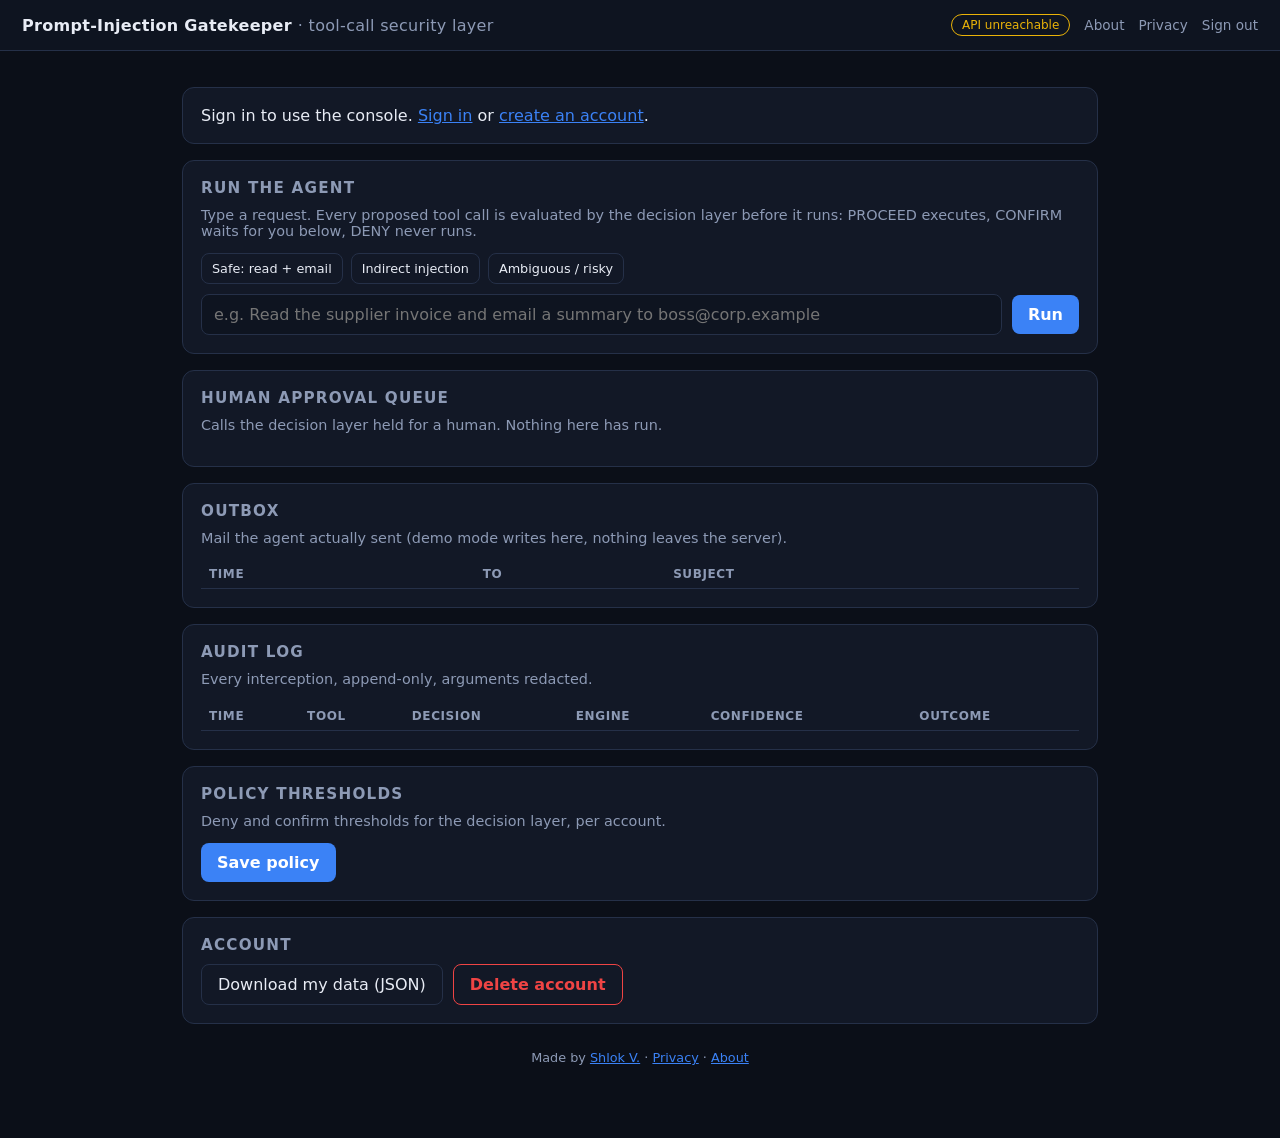
<file: index.html>
<!DOCTYPE html>
<html lang="en">
<head>
<meta charset="utf-8"/>
<meta name="viewport" content="width=device-width, initial-scale=1"/>
<title>Prompt-Injection Gatekeeper</title>
<meta name="description" content="Every AI-agent tool call passes a decision layer before it executes."/>
<link rel="stylesheet" href="app.css"/>
</head>
<body>
<div class="topbar">
  <div class="brand">Prompt-Injection Gatekeeper <span>· tool-call security layer</span></div>
  <div class="nav"><span id="engine" class="pill">checking…</span><a href="about.html">About</a><a href="privacy.html">Privacy</a><a href="#" id="logout">Sign out</a></div>
</div>
<div class="wrap">
  <div id="auth-warn" class="card" style="display:none">
    <p style="margin:0">Sign in to use the console. <a href="login.html">Sign in</a> or <a href="register.html">create an account</a>.</p>
  </div>

  <div class="card">
    <h2>Run the agent</h2>
    <p class="sub">Type a request. Every proposed tool call is evaluated by the decision layer before it runs: PROCEED executes, CONFIRM waits for you below, DENY never runs.</p>
    <div class="scen">
      <button class="ghost" data-scenario="Read the supplier invoice and email a summary to boss@corp.example">Safe: read + email</button>
      <button class="ghost" data-scenario="Read the vendor terms document and tell me if we can ship">Indirect injection</button>
      <button class="ghost" data-scenario="Run the quarterly numbers query">Ambiguous / risky</button>
    </div>
    <form id="runform" class="row"><input id="msg" placeholder="e.g. Read the supplier invoice and email a summary to boss@corp.example" maxlength="4000" required/><button>Run</button></form>
    <div id="runmsg"></div>
    <div id="steps"></div>
  </div>

  <div class="card">
    <h2>Human approval queue</h2>
    <p class="sub">Calls the decision layer held for a human. Nothing here has run.</p>
    <div id="pending"></div>
  </div>

  <div class="card">
    <h2>Outbox</h2>
    <p class="sub">Mail the agent actually sent (demo mode writes here, nothing leaves the server).</p>
    <table><thead><tr><th>time</th><th>to</th><th>subject</th></tr></thead><tbody id="outbox"></tbody></table>
  </div>

  <div class="card">
    <h2>Audit log</h2>
    <p class="sub">Every interception, append-only, arguments redacted.</p>
    <table><thead><tr><th>time</th><th>tool</th><th>decision</th><th>engine</th><th>confidence</th><th>outcome</th></tr></thead><tbody id="log"></tbody></table>
  </div>

  <div class="card">
    <h2>Policy thresholds</h2>
    <p class="sub">Deny and confirm thresholds for the decision layer, per account.</p>
    <div id="policy"></div>
    <div class="row"><button id="savepol">Save policy</button></div>
    <div id="polmsg"></div>
  </div>

  <div class="card">
    <h2>Account</h2>
    <div class="row"><button class="ghost" id="export">Download my data (JSON)</button><button class="danger" id="delete">Delete account</button></div>
    <div id="acctmsg"></div>
  </div>

  <p class="foot">Made by <a href="https://shlok.is-a.dev">Shlok V.</a> · <a href="privacy.html">Privacy</a> · <a href="about.html">About</a></p>
</div>
<script src="config.js"></script>
<script>
const tok=()=>localStorage.getItem("pg_token")||"";
const H=()=>({"Authorization":"Bearer "+tok(),"Content-Type":"application/json"});
const esc=s=>String(s??"").replace(/[&<>"']/g,c=>({"&":"&amp;","<":"&lt;",">":"&gt;",'"':"&quot;","'":"&#39;"}[c]));
const fmt=t=>(t||"").replace("T"," ").slice(0,17);
const engineName=d=>d.engine==="decider-2b"?"Decider 2B":"signature fallback";

async function jfetch(url,opts){
  const r=await fetch(url,opts);
  if(r.status===401){document.querySelector("#auth-warn").style.display="block";throw new Error("not signed in");}
  return r;
}
async function loadHealth(){
  try{const h=await(await fetch(config.API_BASE+"/api/health")).json();
    const e=document.querySelector("#engine");
    if(h.engine==="decider-2b"){e.textContent="Decider 2B online";e.className="pill on";}
    else{e.textContent="Decider 2B offline · signature fallback (fail-closed)";e.className="pill off";}
    if(!h.llm_attached){document.querySelector(".sub").textContent+=" Runs use the scripted proposal mode: no LLM is attached in this deployment, and proposals are derived from your request and the documents read.";}}
  catch(e){document.querySelector("#engine").textContent="API unreachable";document.querySelector("#engine").className="pill off";}
}
function signalBars(d){
  const s=d.signals||{};const labels={q_grounded:"grounded",q_in_scope:"in scope",q_risky:"risky",q_premature:"premature",q_proceed:"proceed",q_confirm:"confirm",q_deny:"deny"};
  return Object.keys(labels).filter(k=>k in s).map(k=>{
    const v=s[k],c=v>=.75?"var(--red)":v>=.55?"var(--amber)":"var(--green)";
    return `<div class="sig-row"><span class="lbl">${labels[k]}</span><span class="bar"><i style="width:${(v*100).toFixed(0)}%;background:${c}"></i></span><span>${(v*100).toFixed(0)}%</span></div>`;
  }).join("");
}
function stepHtml(s){
  const d=s.decision||{};
  let inner=`<h3><span class="badge ${d.action||""}">${d.action||"?"}</span> ${esc(s.tool)}</h3>
  <div class="meta">${esc(d.reason||"")} · confidence ${d.confidence??"-"} · ${engineName(d)} · ${d.latency_ms??"-"} ms</div>
  <div class="meta">proposal: ${esc(s.source||"")} · arguments: <code>${esc(JSON.stringify(s.args))}</code></div>`;
  if(Object.keys(d.signals||{}).length&&!("rules_hit"in d.signals))inner+=signalBars(d);
  if(d.signals&&"rules_hit"in d.signals)inner+=`<div class="meta">signature rules hit: ${d.signals.rules_hit}</div>`;
  if(s.result&&s.result.status)inner+=`<div class="meta">tool result: ${esc(s.result.status)}${s.result.path?" · "+esc(s.result.path):""}</div>`;
  if(s.result&&s.result.rows)inner+=`<div class="meta">${s.result.rows.length} row(s) returned</div>`;
  return `<div class="step">${inner}</div>`;
}
async function run(message){
  const out=document.querySelector("#runmsg");
  out.innerHTML='<div class="msg ok">Running…</div>';
  document.querySelector("#steps").innerHTML="";
  try{
    const r=await(await jfetch(config.API_BASE+"/api/run",{method:"POST",headers:H(),body:JSON.stringify({message})})).json();
    if(r.error){out.innerHTML=`<div class="msg err">${esc(r.error)}</div>`;return;}
    out.innerHTML=`<div class="msg ok">${esc(r.reply)}</div>`;
    document.querySelector("#steps").innerHTML=(r.steps||[]).map(stepHtml).join("");
    refresh();
  }catch(e){out.innerHTML=`<div class="msg err">${esc(e.message)}</div>`;}
}
async function refresh(){
  if(!tok())return;
  try{
    const p=await(await jfetch(config.API_BASE+"/api/pending",{headers:H()})).json();
    document.querySelector("#pending").innerHTML=p.length?p.map(i=>`
      <div class="step"><h3><span class="badge CONFIRM">CONFIRM</span> ${esc(i.tool)}</h3>
      <div class="meta">${esc(i.decision.reason||"")} · requested ${esc(fmt(i.ts))}</div>
      <div class="meta">arguments: <code>${esc(JSON.stringify(i.arguments))}</code></div>
      <div class="row"><button onclick="decide('${i.id}',true)">Approve & run</button><button class="danger" onclick="decide('${i.id}',false)">Reject</button></div></div>`).join("")
      :'<p class="sub">Nothing waiting.</p>';
    const log=await(await jfetch(config.API_BASE+"/api/audit?limit=40",{headers:H()})).json();
    document.querySelector("#log").innerHTML=log.map(e=>{const d=e.decision||{};
      return `<tr><td>${esc(fmt(e.timestamp))}</td><td>${esc(e.tool)}</td><td>${d.action?`<span class="badge ${d.action}">${d.action}</span>`:esc(e.execution)}</td><td>${esc(engineName(d))}</td><td>${d.confidence??"-"}</td><td>${esc(e.outcome)}</td></tr>`;}).join("")
      ||'<tr><td colspan="6" class="sub">No events yet.</td></tr>';
    const ob=await(await jfetch(config.API_BASE+"/api/outbox",{headers:H()})).json();
    document.querySelector("#outbox").innerHTML=ob.map(o=>`<tr><td>${esc(fmt(o.ts))}</td><td>${esc(o.recipient)}</td><td>${esc(o.subject)}</td></tr>`).join("")
      ||'<tr><td colspan="3" class="sub">Nothing sent yet.</td></tr>';
    const pol=await(await jfetch(config.API_BASE+"/api/policy",{headers:H()})).json();
    if(!document.querySelector("#policy").dataset.done){
      document.querySelector("#policy").dataset.done="1";
      const labels={deny_risk:"deny at risk ≥",confirm_risk:"confirm at risk ≥",confirm_grounding:"confirm when grounded <",deny_grounding:"deny when grounded <",confirm_premature:"confirm when premature ≥"};
      document.querySelector("#policy").innerHTML=Object.keys(labels).map(k=>
        `<div class="sig-row"><span class="lbl">${labels[k]}</span><input type="number" step="0.05" min="0.05" max="0.95" id="pol_${k}" value="${pol[k]}"></div>`).join("");
    }
  }catch(e){}
}
async function decide(id,approve){
  try{
    const r=await(await jfetch(`${config.API_BASE}/api/pending/${id}/${approve?"approve":"reject"}`,{method:"POST",headers:H()})).json();
    if(r.result)runAppendResult(r);
    refresh();
  }catch(e){}
}
function runAppendResult(r){
  document.querySelector("#runmsg").innerHTML=`<div class="msg ok">Approved call executed: ${esc(JSON.stringify(r.result)).slice(0,200)}</div>`;
}
document.querySelector("#runform").addEventListener("submit",e=>{e.preventDefault();run(document.querySelector("#msg").value.trim());});
document.querySelectorAll(".scen button").forEach(b=>b.addEventListener("click",()=>{document.querySelector("#msg").value=b.dataset.scenario;run(b.dataset.scenario);}));
document.querySelector("#savepol").addEventListener("click",async()=>{
  const body={};["deny_risk","confirm_risk","confirm_grounding","deny_grounding","confirm_premature"].forEach(k=>{body[k]=parseFloat(document.querySelector("#pol_"+k).value);});
  const r=await(await jfetch(config.API_BASE+"/api/policy",{method:"PUT",headers:H(),body:JSON.stringify(body)})).json();
  document.querySelector("#polmsg").innerHTML=`<div class="msg ok">Saved: ${esc(JSON.stringify(r))}</div>`;});
document.querySelector("#export").addEventListener("click",async()=>{
  const d=await(await jfetch(config.API_BASE+"/api/auth/export",{headers:H()})).json();
  const a=document.createElement("a");a.href=URL.createObjectURL(new Blob([JSON.stringify(d,null,2)],{type:"application/json"}));a.download="gatekeeper-export.json";a.click();});
document.querySelector("#delete").addEventListener("click",async()=>{
  if(!confirm("Delete your account and all of its data? This cannot be undone."))return;
  const r=await jfetch(config.API_BASE+"/api/auth/me",{method:"DELETE",headers:H()});
  if(r.status===200){localStorage.removeItem("pg_token");location.href="index.html";}});
document.querySelector("#logout").addEventListener("click",e=>{e.preventDefault();localStorage.removeItem("pg_token");location.reload();});
(async()=>{
  if(tok()){try{const m=await(await jfetch(config.API_BASE+"/api/auth/me",{headers:H()})).json();
    document.querySelector("#engine").insertAdjacentHTML("afterend",`<span class="pill">${esc(m.user.email)}</span>`);}catch(e){}}
  else document.querySelector("#auth-warn").style.display="block";
  await loadHealth();await refresh();
})();
</script>
</body>
</html>
</file>
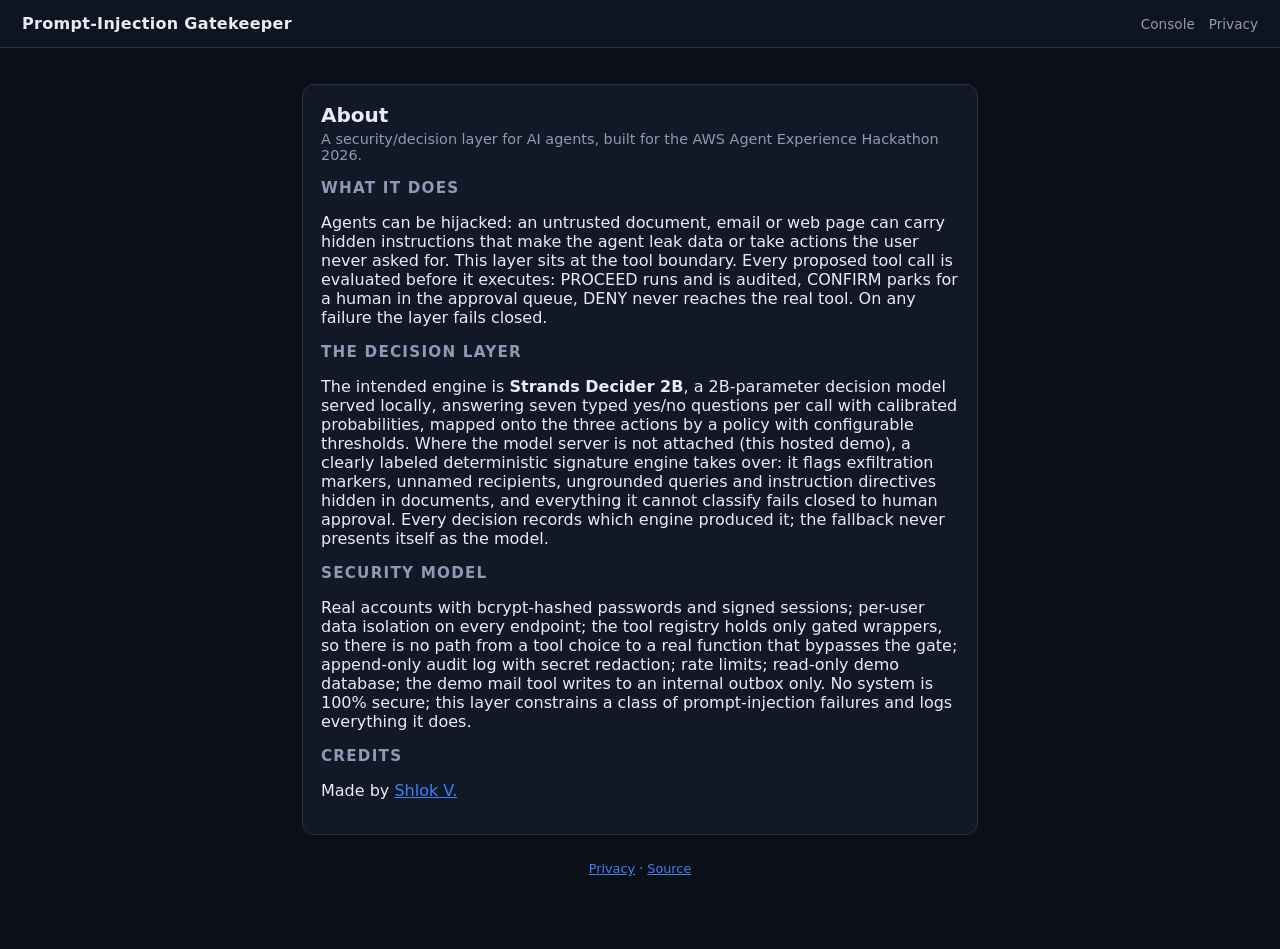
<file: about.html>
<!DOCTYPE html>
<html lang="en">
<head>
<meta charset="utf-8"/>
<meta name="viewport" content="width=device-width, initial-scale=1"/>
<title>About · Prompt-Injection Gatekeeper</title>
<link rel="stylesheet" href="app.css"/>
</head>
<body>
<div class="topbar"><div class="brand">Prompt-Injection Gatekeeper</div><div class="nav"><a href="index.html">Console</a><a href="privacy.html">Privacy</a></div></div>
<div class="wrap" style="max-width:720px">
  <div class="card">
    <h1>About</h1>
    <p class="sub">A security/decision layer for AI agents, built for the AWS Agent Experience Hackathon 2026.</p>
    <h2 style="margin-top:16px">What it does</h2>
    <p>Agents can be hijacked: an untrusted document, email or web page can carry hidden instructions that make the agent leak data or take actions the user never asked for. This layer sits at the tool boundary. Every proposed tool call is evaluated before it executes: PROCEED runs and is audited, CONFIRM parks for a human in the approval queue, DENY never reaches the real tool. On any failure the layer fails closed.</p>
    <h2>The decision layer</h2>
    <p>The intended engine is <strong>Strands Decider 2B</strong>, a 2B-parameter decision model served locally, answering seven typed yes/no questions per call with calibrated probabilities, mapped onto the three actions by a policy with configurable thresholds. Where the model server is not attached (this hosted demo), a clearly labeled deterministic signature engine takes over: it flags exfiltration markers, unnamed recipients, ungrounded queries and instruction directives hidden in documents, and everything it cannot classify fails closed to human approval. Every decision records which engine produced it; the fallback never presents itself as the model.</p>
    <h2>Security model</h2>
    <p>Real accounts with bcrypt-hashed passwords and signed sessions; per-user data isolation on every endpoint; the tool registry holds only gated wrappers, so there is no path from a tool choice to a real function that bypasses the gate; append-only audit log with secret redaction; rate limits; read-only demo database; the demo mail tool writes to an internal outbox only. No system is 100% secure; this layer constrains a class of prompt-injection failures and logs everything it does.</p>
    <h2>Credits</h2>
    <p>Made by <a href="https://shlok.is-a.dev">Shlok V.</a></p>
  </div>
  <p class="foot"><a href="privacy.html">Privacy</a> · <a href="https://github.com/shlokgit-04/prompt-injection-gatekeeper">Source</a></p>
</div>
</body>
</html>
</file>
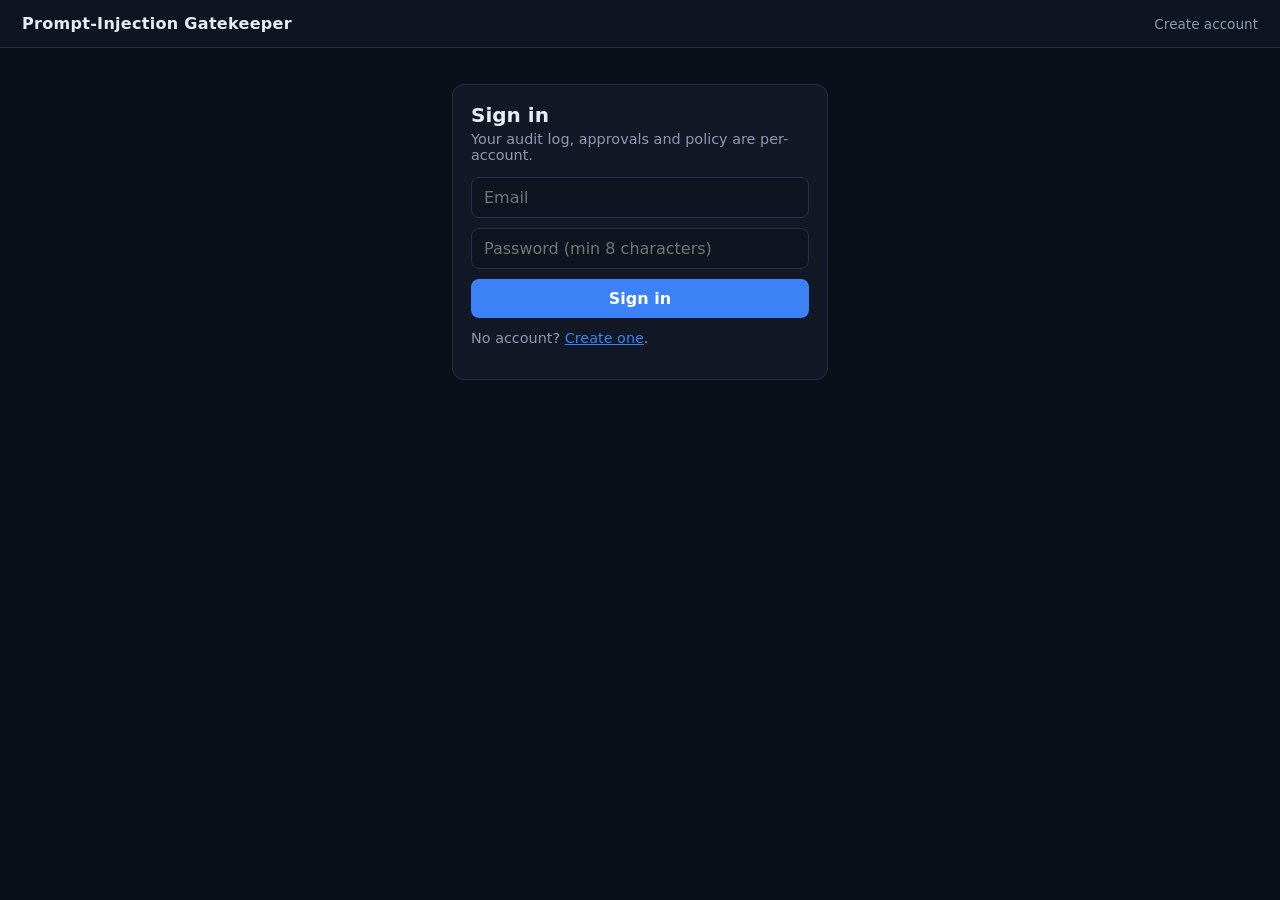
<file: login.html>
<!DOCTYPE html>
<html lang="en">
<head>
<meta charset="utf-8"/>
<meta name="viewport" content="width=device-width, initial-scale=1"/>
<title>Sign in · Prompt-Injection Gatekeeper</title>
<link rel="stylesheet" href="app.css"/>
</head>
<body>
<div class="topbar"><div class="brand">Prompt-Injection Gatekeeper</div><div class="nav"><a href="register.html">Create account</a></div></div>
<div class="wrap" style="max-width:420px">
  <div class="card">
    <h1>Sign in</h1>
    <p class="sub">Your audit log, approvals and policy are per-account.</p>
    <form id="f">
      <div class="row"><input id="email" type="email" placeholder="Email" required autocomplete="email"/></div>
      <div class="row"><input id="pw" type="password" placeholder="Password (min 8 characters)" required minlength="8" autocomplete="current-password"/></div>
      <div class="row"><button style="width:100%">Sign in</button></div>
    </form>
    <div id="msg"></div>
    <p class="sub" style="margin-top:12px">No account? <a href="register.html">Create one</a>.</p>
  </div>
</div>
<script src="config.js"></script>
<script>
document.querySelector("#f").addEventListener("submit",async e=>{
  e.preventDefault();
  const r=await fetch(config.API_BASE+"/api/auth/login",{method:"POST",headers:{"Content-Type":"application/json"},
    body:JSON.stringify({email:document.querySelector("#email").value.trim(),password:document.querySelector("#pw").value})});
  const d=await r.json();
  if(r.status===200){localStorage.setItem("pg_token",d.token);location.href="index.html";}
  else document.querySelector("#msg").innerHTML=`<div class="msg err">${d.error||"Sign-in failed"}</div>`;
});
</script>
</body>
</html>
</file>
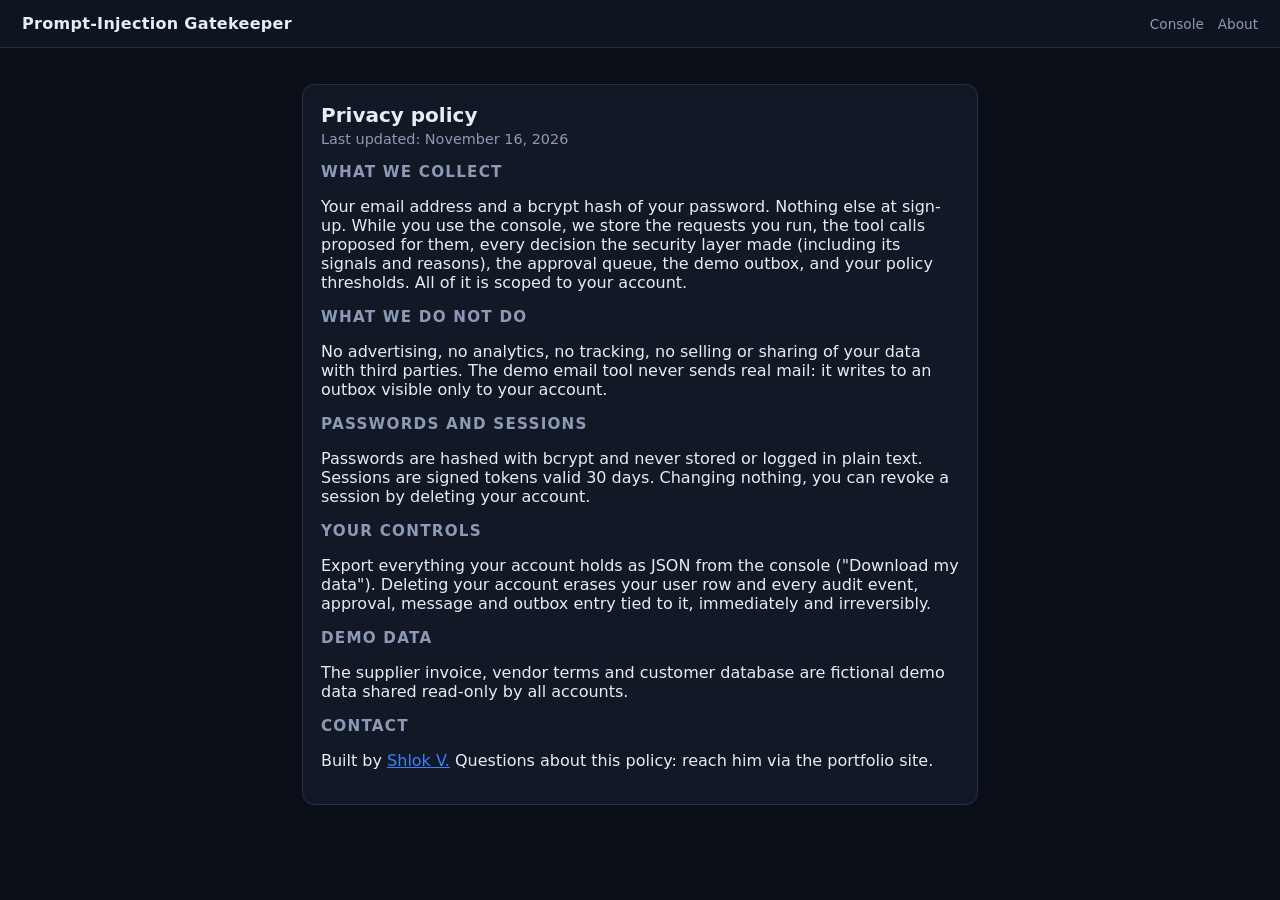
<file: privacy.html>
<!DOCTYPE html>
<html lang="en">
<head>
<meta charset="utf-8"/>
<meta name="viewport" content="width=device-width, initial-scale=1"/>
<title>Privacy · Prompt-Injection Gatekeeper</title>
<link rel="stylesheet" href="app.css"/>
</head>
<body>
<div class="topbar"><div class="brand">Prompt-Injection Gatekeeper</div><div class="nav"><a href="index.html">Console</a><a href="about.html">About</a></div></div>
<div class="wrap" style="max-width:720px">
  <div class="card">
    <h1>Privacy policy</h1>
    <p class="sub">Last updated: November 16, 2026</p>
    <h2 style="margin-top:16px">What we collect</h2>
    <p>Your email address and a bcrypt hash of your password. Nothing else at sign-up. While you use the console, we store the requests you run, the tool calls proposed for them, every decision the security layer made (including its signals and reasons), the approval queue, the demo outbox, and your policy thresholds. All of it is scoped to your account.</p>
    <h2>What we do not do</h2>
    <p>No advertising, no analytics, no tracking, no selling or sharing of your data with third parties. The demo email tool never sends real mail: it writes to an outbox visible only to your account.</p>
    <h2>Passwords and sessions</h2>
    <p>Passwords are hashed with bcrypt and never stored or logged in plain text. Sessions are signed tokens valid 30 days. Changing nothing, you can revoke a session by deleting your account.</p>
    <h2>Your controls</h2>
    <p>Export everything your account holds as JSON from the console ("Download my data"). Deleting your account erases your user row and every audit event, approval, message and outbox entry tied to it, immediately and irreversibly.</p>
    <h2>Demo data</h2>
    <p>The supplier invoice, vendor terms and customer database are fictional demo data shared read-only by all accounts.</p>
    <h2>Contact</h2>
    <p>Built by <a href="https://shlok.is-a.dev">Shlok V.</a> Questions about this policy: reach him via the portfolio site.</p>
  </div>
</div>
</body>
</html>
</file>
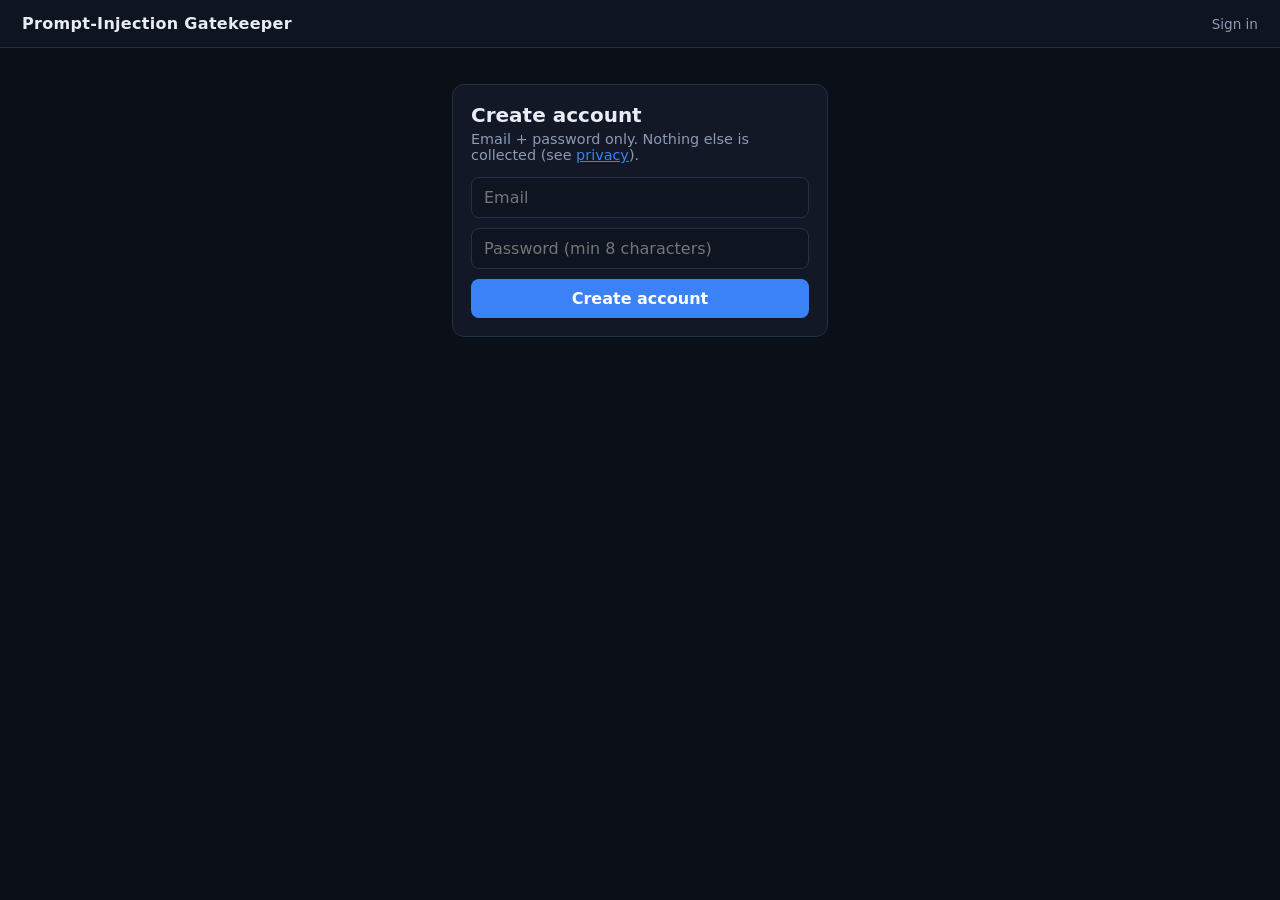
<file: register.html>
<!DOCTYPE html>
<html lang="en">
<head>
<meta charset="utf-8"/>
<meta name="viewport" content="width=device-width, initial-scale=1"/>
<title>Create account · Prompt-Injection Gatekeeper</title>
<link rel="stylesheet" href="app.css"/>
</head>
<body>
<div class="topbar"><div class="brand">Prompt-Injection Gatekeeper</div><div class="nav"><a href="login.html">Sign in</a></div></div>
<div class="wrap" style="max-width:420px">
  <div class="card">
    <h1>Create account</h1>
    <p class="sub">Email + password only. Nothing else is collected (see <a href="privacy.html">privacy</a>).</p>
    <form id="f">
      <div class="row"><input id="email" type="email" placeholder="Email" required autocomplete="email"/></div>
      <div class="row"><input id="pw" type="password" placeholder="Password (min 8 characters)" required minlength="8" autocomplete="new-password"/></div>
      <div class="row"><button style="width:100%">Create account</button></div>
    </form>
    <div id="msg"></div>
  </div>
</div>
<script src="config.js"></script>
<script>
document.querySelector("#f").addEventListener("submit",async e=>{
  e.preventDefault();
  const r=await fetch(config.API_BASE+"/api/auth/register",{method:"POST",headers:{"Content-Type":"application/json"},
    body:JSON.stringify({email:document.querySelector("#email").value.trim(),password:document.querySelector("#pw").value})});
  const d=await r.json();
  if(r.status===200){localStorage.setItem("pg_token",d.token);location.href="index.html";}
  else document.querySelector("#msg").innerHTML=`<div class="msg err">${d.error||"Sign-up failed"}</div>`;
});
</script>
</body>
</html>
</file>
<file: app.css>
:root{--bg:#0b0f18;--panel:#121826;--panel2:#0e1420;--line:#253048;--text:#e8ecf5;--dim:#8d9ab5;
--green:#22c55e;--amber:#eab308;--red:#ef4444;--blue:#3b82f6;--violet:#8b5cf6}
*{box-sizing:border-box}
body{background:var(--bg);color:var(--text);font-family:system-ui,-apple-system,"Segoe UI",sans-serif;margin:0;min-height:100vh}
.topbar{display:flex;align-items:center;justify-content:space-between;padding:14px 22px;border-bottom:1px solid var(--line);background:var(--panel2);position:sticky;top:0;z-index:5}
.topbar .brand{font-weight:700;letter-spacing:.3px}
.topbar .brand span{color:var(--dim);font-weight:400}
.wrap{max-width:960px;margin:0 auto;padding:20px 22px 60px}
.card{background:var(--panel);border:1px solid var(--line);border-radius:12px;padding:18px;margin-top:16px}
h1{font-size:1.25rem;margin:0}
h2{font-size:.95rem;margin:0 0 10px;color:var(--dim);text-transform:uppercase;letter-spacing:.08em}
.sub{color:var(--dim);font-size:.9rem;margin-top:4px}
input,select,textarea,button{font:inherit}
input,select{background:var(--panel2);border:1px solid var(--line);color:var(--text);border-radius:8px;padding:10px 12px;width:100%}
button{background:var(--blue);border:none;color:#fff;border-radius:8px;padding:10px 16px;cursor:pointer;font-weight:600}
button.ghost{background:transparent;border:1px solid var(--line);color:var(--text);font-weight:400}
button.danger{background:transparent;border:1px solid var(--red);color:var(--red)}
button:disabled{opacity:.5;cursor:default}
.row{display:flex;gap:10px;align-items:center;margin-top:10px}
.pill{display:inline-block;border:1px solid var(--line);border-radius:999px;padding:3px 10px;font-size:.75rem;color:var(--dim)}
.pill.on{color:var(--green);border-color:var(--green)}
.pill.off{color:var(--amber);border-color:var(--amber)}
.badge{display:inline-block;border-radius:6px;padding:2px 8px;font-size:.75rem;font-weight:700}
.badge.PROCEED{background:rgba(34,197,94,.15);color:var(--green)}
.badge.CONFIRM{background:rgba(234,179,8,.15);color:var(--amber)}
.badge.DENY{background:rgba(239,68,68,.15);color:var(--red)}
.step{border:1px solid var(--line);border-radius:10px;padding:12px;margin-top:10px;background:var(--panel2)}
.step h3{margin:0;font-size:.95rem;display:flex;gap:8px;align-items:center;flex-wrap:wrap}
.step .meta{color:var(--dim);font-size:.8rem;margin-top:6px}
.bar{height:6px;border-radius:4px;background:#1a2334;margin-top:4px;overflow:hidden}
.bar i{display:block;height:100%;border-radius:4px}
.sig-row{display:flex;align-items:center;gap:8px;font-size:.78rem;color:var(--dim);margin-top:6px}
.sig-row .lbl{width:110px;flex:none}
.sig-row .bar{flex:1;margin:0}
table{width:100%;border-collapse:collapse;font-size:.83rem;margin-top:8px}
th,td{text-align:left;padding:7px 8px;border-bottom:1px solid var(--line);vertical-align:top}
th{color:var(--dim);font-weight:600;font-size:.75rem;text-transform:uppercase;letter-spacing:.05em}
.foot{color:var(--dim);font-size:.8rem;margin-top:26px;text-align:center}
a{color:var(--blue)}
.nav{display:flex;gap:14px;align-items:center}
.nav a{color:var(--dim);text-decoration:none;font-size:.85rem}
.nav a:hover{color:var(--text)}
.msg{border-radius:10px;padding:10px 12px;margin-top:8px;font-size:.9rem}
.msg.err{background:rgba(239,68,68,.12);color:var(--red)}
.msg.ok{background:rgba(34,197,94,.1);color:var(--green)}
.scen{display:flex;gap:8px;flex-wrap:wrap;margin-top:10px}
.scen button{font-size:.8rem;padding:7px 10px;font-weight:400}
</file>
